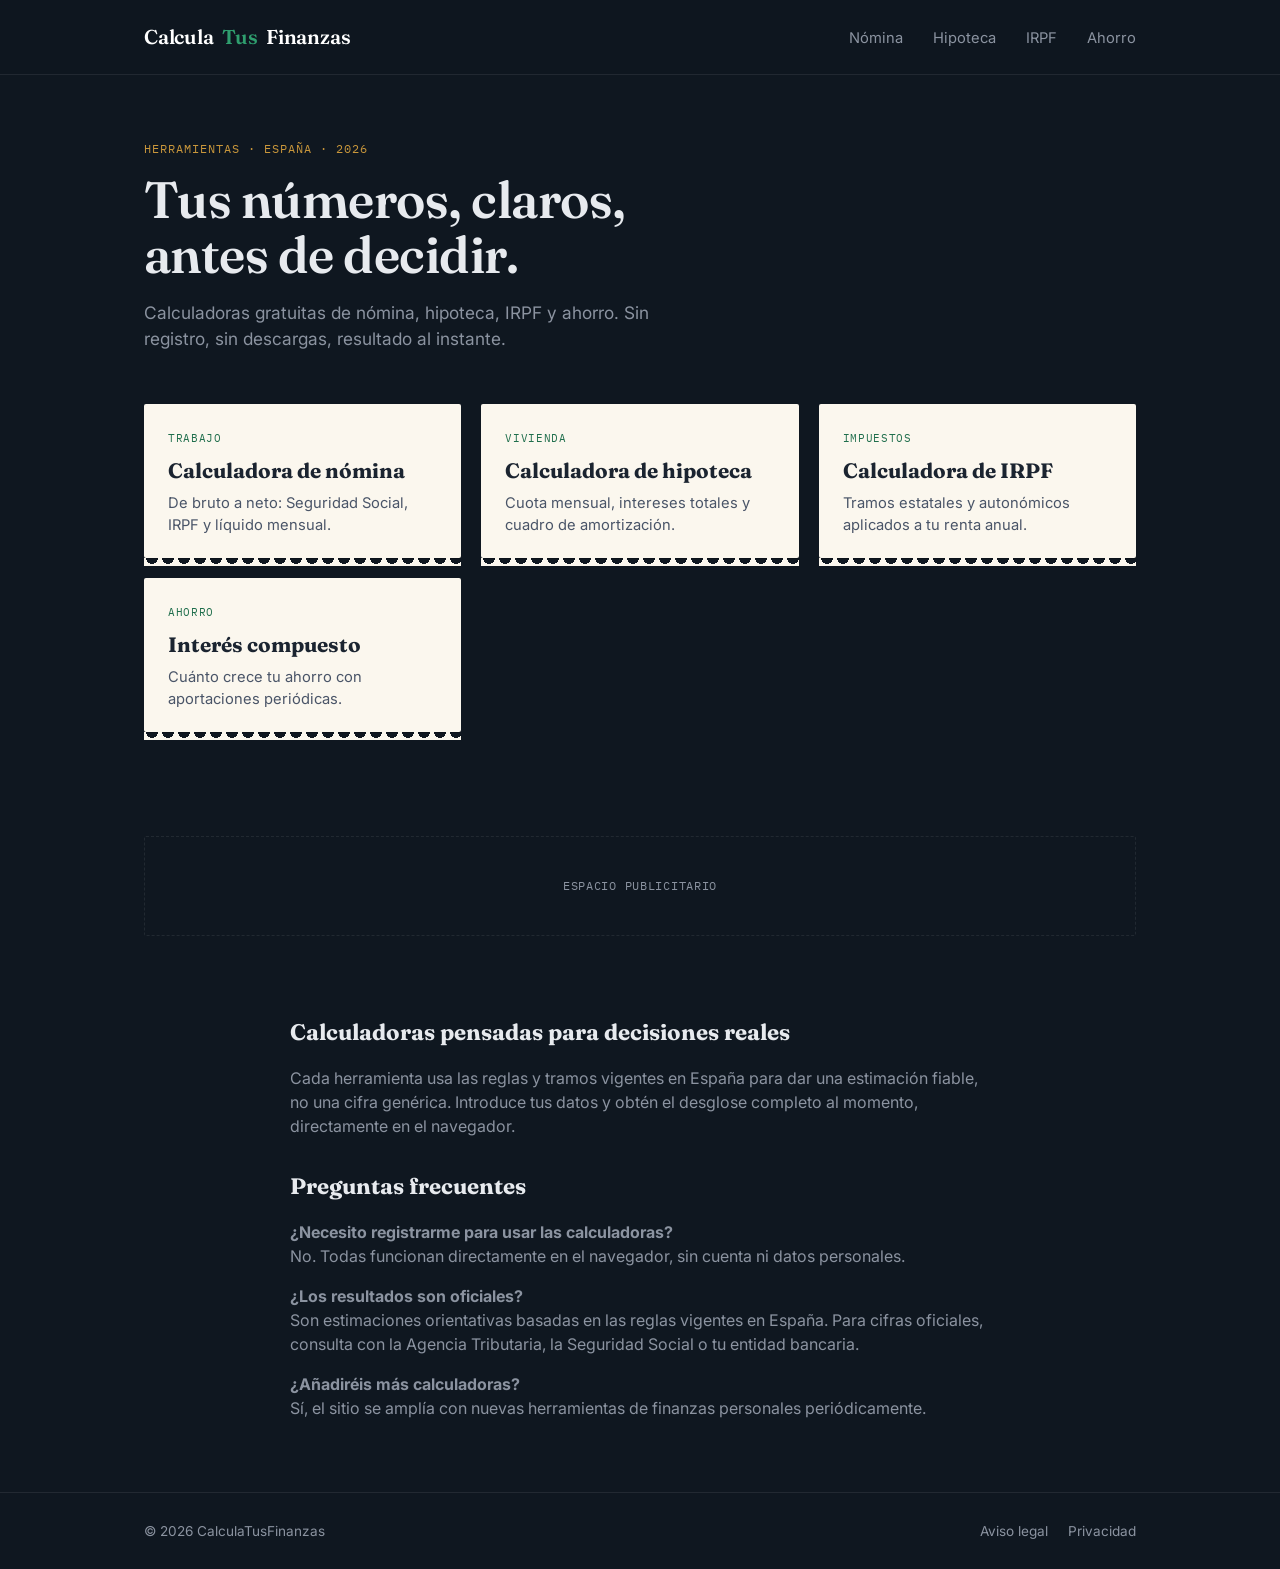
<file: index.html>
<!DOCTYPE html>
<html lang="es">
<head>
<meta charset="UTF-8">
<meta name="viewport" content="width=device-width, initial-scale=1.0">
<title>Calculadoras de Finanzas Personales España 2026 | Nómina, Hipoteca, IRPF</title>
<meta name="description" content="Calculadoras gratuitas de nómina, hipoteca, IRPF y ahorro para España. Resultados al instante, sin registro.">
<link rel="canonical" href="https://calculatusfinanzas.es/">
<meta property="og:type" content="website">
<meta property="og:title" content="Calculadoras de Finanzas Personales España 2026">
<meta property="og:description" content="Calculadoras gratuitas de nómina, hipoteca, IRPF y ahorro para España. Resultados al instante, sin registro.">
<meta property="og:url" content="https://calculatusfinanzas.es/">
<meta property="og:locale" content="es_ES">
<meta name="twitter:card" content="summary">
<link rel="stylesheet" href="style.css">
<script type="application/ld+json">
{
  "@context": "https://schema.org",
  "@type": "WebSite",
  "name": "CalculaTusFinanzas",
  "url": "https://calculatusfinanzas.es/",
  "inLanguage": "es-ES",
  "description": "Calculadoras gratuitas de nómina, hipoteca, IRPF y ahorro para España."
}
</script>
</head>
<body>

<header class="site">
  <div class="wrap">
    <a class="logo" href="index.html">Calcula<span class="dot">Tus</span>Finanzas</a>
    <nav class="main">
      <a href="nomina.html">Nómina</a>
      <a href="hipoteca.html">Hipoteca</a>
      <a href="irpf.html">IRPF</a>
      <a href="ahorro.html">Ahorro</a>
    </nav>
  </div>
</header>

<section class="hero">
  <div class="wrap">
    <div class="eyebrow">Herramientas · España · 2026</div>
    <h1>Tus números, claros, antes de decidir.</h1>
    <p class="lead">Calculadoras gratuitas de nómina, hipoteca, IRPF y ahorro. Sin registro, sin descargas, resultado al instante.</p>
  </div>
</section>

<section class="wrap">
  <div class="grid">
    <a class="card" href="nomina.html">
      <div class="tag">Trabajo</div>
      <h3>Calculadora de nómina</h3>
      <p>De bruto a neto: Seguridad Social, IRPF y líquido mensual.</p>
    </a>
    <a class="card" href="hipoteca.html">
      <div class="tag">Vivienda</div>
      <h3>Calculadora de hipoteca</h3>
      <p>Cuota mensual, intereses totales y cuadro de amortización.</p>
    </a>
    <a class="card" href="irpf.html">
      <div class="tag">Impuestos</div>
      <h3>Calculadora de IRPF</h3>
      <p>Tramos estatales y autonómicos aplicados a tu renta anual.</p>
    </a>
    <a class="card" href="ahorro.html">
      <div class="tag">Ahorro</div>
      <h3>Interés compuesto</h3>
      <p>Cuánto crece tu ahorro con aportaciones periódicas.</p>
    </a>
  </div>
</section>

<div class="wrap">
  <div class="ad-slot">Espacio publicitario</div>
</div>

<section class="wrap info-block">
  <h2>Calculadoras pensadas para decisiones reales</h2>
  <p>Cada herramienta usa las reglas y tramos vigentes en España para dar una estimación fiable, no una cifra genérica. Introduce tus datos y obtén el desglose completo al momento, directamente en el navegador.</p>

  <h2>Preguntas frecuentes</h2>
  <p><strong>¿Necesito registrarme para usar las calculadoras?</strong><br>No. Todas funcionan directamente en el navegador, sin cuenta ni datos personales.</p>
  <p><strong>¿Los resultados son oficiales?</strong><br>Son estimaciones orientativas basadas en las reglas vigentes en España. Para cifras oficiales, consulta con la Agencia Tributaria, la Seguridad Social o tu entidad bancaria.</p>
  <p><strong>¿Añadiréis más calculadoras?</strong><br>Sí, el sitio se amplía con nuevas herramientas de finanzas personales periódicamente.</p>
</section>

<footer class="site">
  <div class="wrap">
    <span>© 2026 CalculaTusFinanzas</span>
    <div>
      <a href="aviso-legal.html">Aviso legal</a>
      <a href="politica-privacidad.html">Privacidad</a>
    </div>
  </div>
</footer>

</body>
</html>
</file>
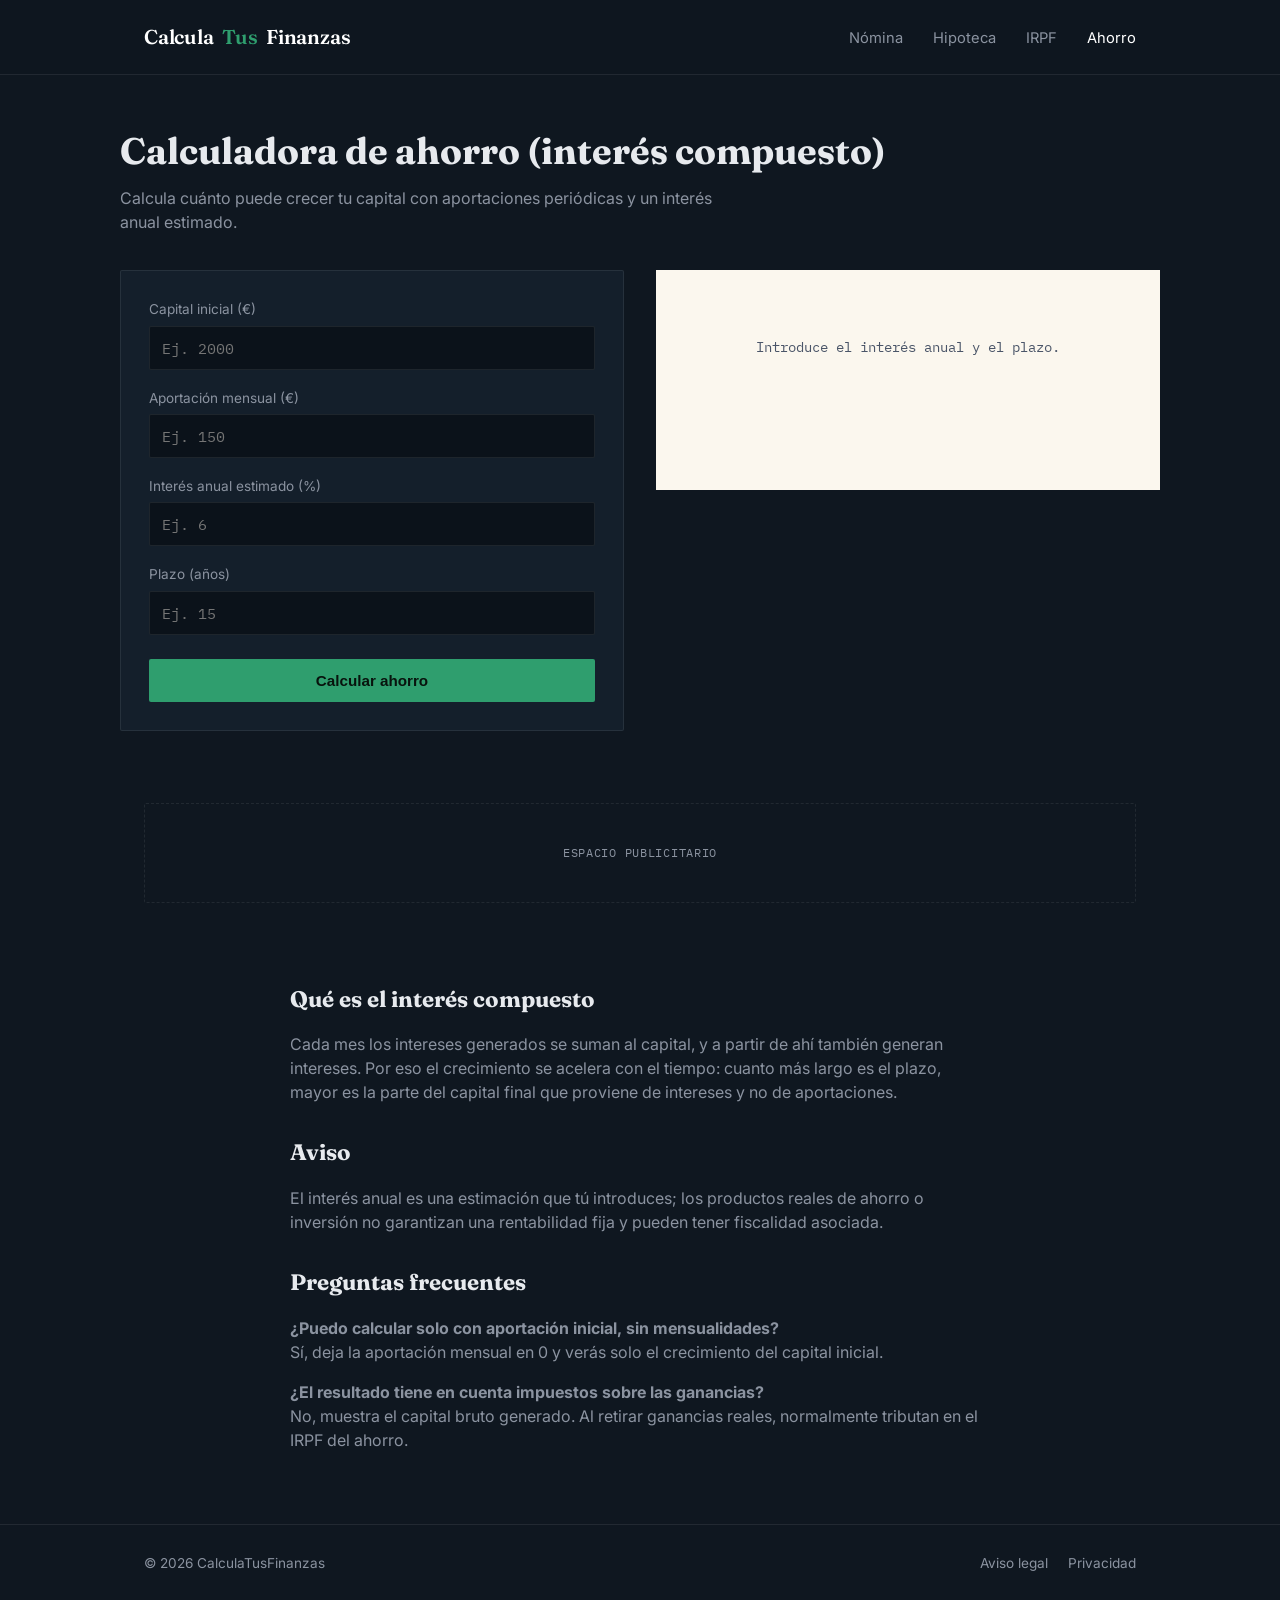
<file: ahorro.html>
<!DOCTYPE html>
<html lang="es">
<head>
<meta charset="UTF-8">
<meta name="viewport" content="width=device-width, initial-scale=1.0">
<title>Calculadora de Ahorro e Interés Compuesto | CalculaTusFinanzas</title>
<meta name="description" content="Calcula cuánto crece tu ahorro con aportaciones mensuales e interés compuesto a lo largo de los años.">
<link rel="canonical" href="https://calculatusfinanzas.es/ahorro.html">
<meta property="og:type" content="website">
<meta property="og:title" content="Calculadora de Ahorro e Interés Compuesto">
<meta property="og:description" content="Calcula cuánto crece tu ahorro con aportaciones mensuales e interés compuesto a lo largo de los años.">
<meta property="og:url" content="https://calculatusfinanzas.es/ahorro.html">
<meta property="og:locale" content="es_ES">
<link rel="stylesheet" href="style.css">
<script type="application/ld+json">
{
  "@context": "https://schema.org",
  "@type": "FAQPage",
  "mainEntity": [
    {"@type":"Question","name":"¿Qué interés anual debo poner?","acceptedAnswer":{"@type":"Answer","text":"Depende del producto: una cuenta remunerada suele rondar tipos bajos, mientras que un fondo indexado a largo plazo ha rondado históricamente el 6-7% anual, sin garantía de futuro."}},
    {"@type":"Question","name":"¿Qué diferencia hay entre capital aportado e intereses generados?","acceptedAnswer":{"@type":"Answer","text":"El capital aportado es lo que tú has puesto de tu bolsillo; los intereses son lo que ha generado ese dinero con el tiempo gracias al interés compuesto."}}
  ]
}
</script>
</head>
<body>

<header class="site">
  <div class="wrap">
    <a class="logo" href="index.html">Calcula<span class="dot">Tus</span>Finanzas</a>
    <nav class="main">
      <a href="nomina.html">Nómina</a>
      <a href="hipoteca.html">Hipoteca</a>
      <a href="irpf.html">IRPF</a>
      <a href="ahorro.html" class="active">Ahorro</a>
    </nav>
  </div>
</header>

<section class="wrap calc-page">
  <h1>Calculadora de ahorro (interés compuesto)</h1>
  <p class="sub">Calcula cuánto puede crecer tu capital con aportaciones periódicas y un interés anual estimado.</p>

  <div class="calc-layout">
    <div class="form-box">
      <div class="field">
        <label for="inicial">Capital inicial (€)</label>
        <input type="number" id="inicial" placeholder="Ej. 2000">
      </div>
      <div class="field">
        <label for="mensual">Aportación mensual (€)</label>
        <input type="number" id="mensual" placeholder="Ej. 150">
      </div>
      <div class="field">
        <label for="interes">Interés anual estimado (%)</label>
        <input type="number" step="0.01" id="interes" placeholder="Ej. 6">
      </div>
      <div class="field">
        <label for="aniosAhorro">Plazo (años)</label>
        <input type="number" id="aniosAhorro" placeholder="Ej. 15">
      </div>
      <button class="calc-btn" onclick="calcularAhorro()">Calcular ahorro</button>
    </div>

    <div class="receipt" id="resultado">
      <div class="r-empty">Introduce el interés anual y el plazo.</div>
    </div>
  </div>
</section>

<div class="wrap">
  <div class="ad-slot">Espacio publicitario</div>
</div>

<section class="wrap info-block">
  <h2>Qué es el interés compuesto</h2>
  <p>Cada mes los intereses generados se suman al capital, y a partir de ahí también generan intereses. Por eso el crecimiento se acelera con el tiempo: cuanto más largo es el plazo, mayor es la parte del capital final que proviene de intereses y no de aportaciones.</p>
  <h2>Aviso</h2>
  <p>El interés anual es una estimación que tú introduces; los productos reales de ahorro o inversión no garantizan una rentabilidad fija y pueden tener fiscalidad asociada.</p>
  <h2>Preguntas frecuentes</h2>
  <p><strong>¿Puedo calcular solo con aportación inicial, sin mensualidades?</strong><br>Sí, deja la aportación mensual en 0 y verás solo el crecimiento del capital inicial.</p>
  <p><strong>¿El resultado tiene en cuenta impuestos sobre las ganancias?</strong><br>No, muestra el capital bruto generado. Al retirar ganancias reales, normalmente tributan en el IRPF del ahorro.</p>
</section>

<footer class="site">
  <div class="wrap">
    <span>© 2026 CalculaTusFinanzas</span>
    <div>
      <a href="aviso-legal.html">Aviso legal</a>
      <a href="politica-privacidad.html">Privacidad</a>
    </div>
  </div>
</footer>

<script src="script.js"></script>
</body>
</html>
</file>
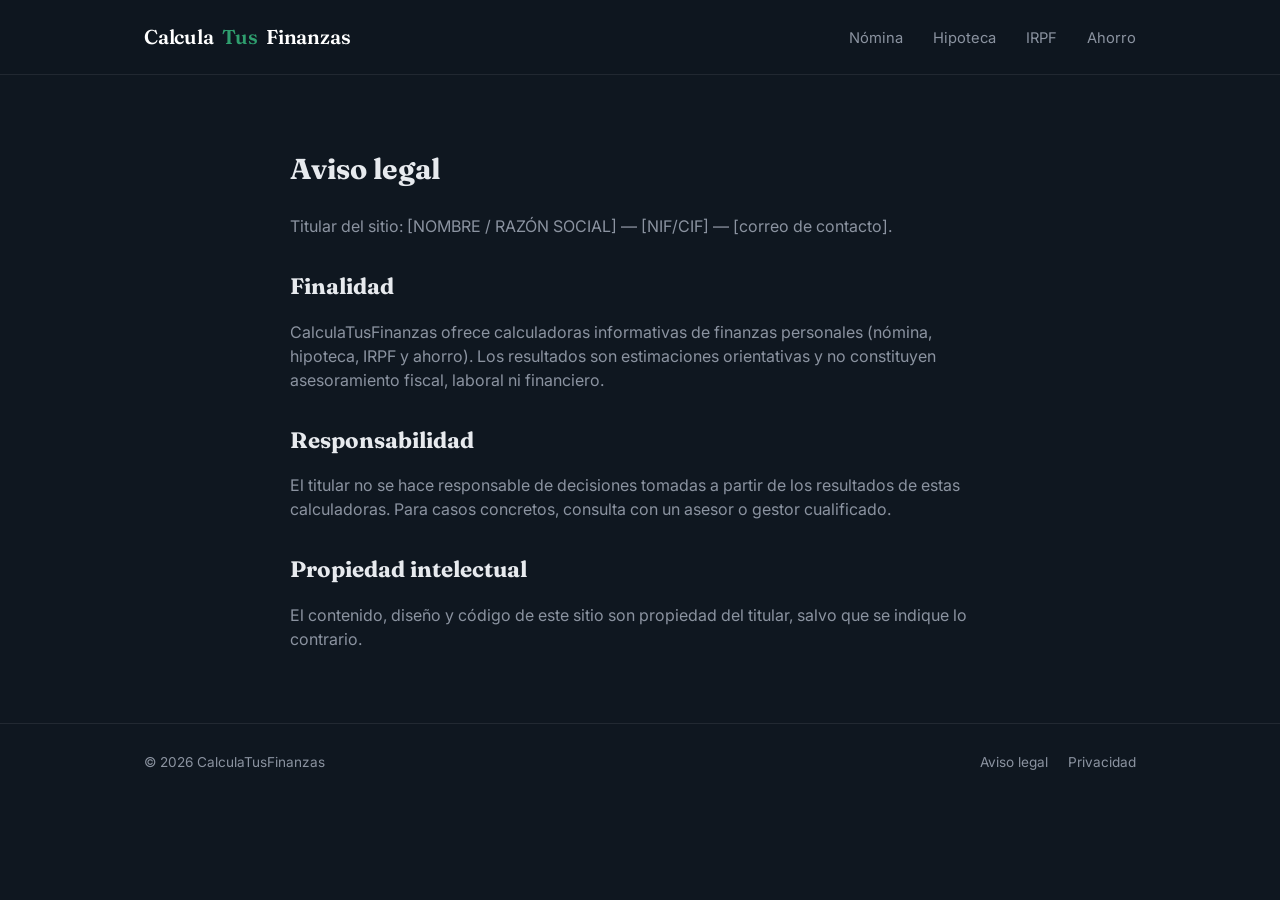
<file: aviso-legal.html>
<!DOCTYPE html>
<html lang="es">
<head>
<meta charset="UTF-8">
<meta name="viewport" content="width=device-width, initial-scale=1.0">
<title>Aviso Legal | CalculaTusFinanzas</title>
<link rel="stylesheet" href="style.css">
</head>
<body>
<header class="site">
  <div class="wrap">
    <a class="logo" href="index.html">Calcula<span class="dot">Tus</span>Finanzas</a>
    <nav class="main">
      <a href="nomina.html">Nómina</a>
      <a href="hipoteca.html">Hipoteca</a>
      <a href="irpf.html">IRPF</a>
      <a href="ahorro.html">Ahorro</a>
    </nav>
  </div>
</header>

<section class="wrap info-block" style="padding-top:48px;">
  <h1 style="font-family:'Fraunces',serif;font-size:1.8rem;">Aviso legal</h1>
  <p>Titular del sitio: [NOMBRE / RAZÓN SOCIAL] — [NIF/CIF] — [correo de contacto].</p>
  <h2>Finalidad</h2>
  <p>CalculaTusFinanzas ofrece calculadoras informativas de finanzas personales (nómina, hipoteca, IRPF y ahorro). Los resultados son estimaciones orientativas y no constituyen asesoramiento fiscal, laboral ni financiero.</p>
  <h2>Responsabilidad</h2>
  <p>El titular no se hace responsable de decisiones tomadas a partir de los resultados de estas calculadoras. Para casos concretos, consulta con un asesor o gestor cualificado.</p>
  <h2>Propiedad intelectual</h2>
  <p>El contenido, diseño y código de este sitio son propiedad del titular, salvo que se indique lo contrario.</p>
</section>

<footer class="site">
  <div class="wrap">
    <span>© 2026 CalculaTusFinanzas</span>
    <div>
      <a href="aviso-legal.html">Aviso legal</a>
      <a href="politica-privacidad.html">Privacidad</a>
    </div>
  </div>
</footer>
</body>
</html>
</file>
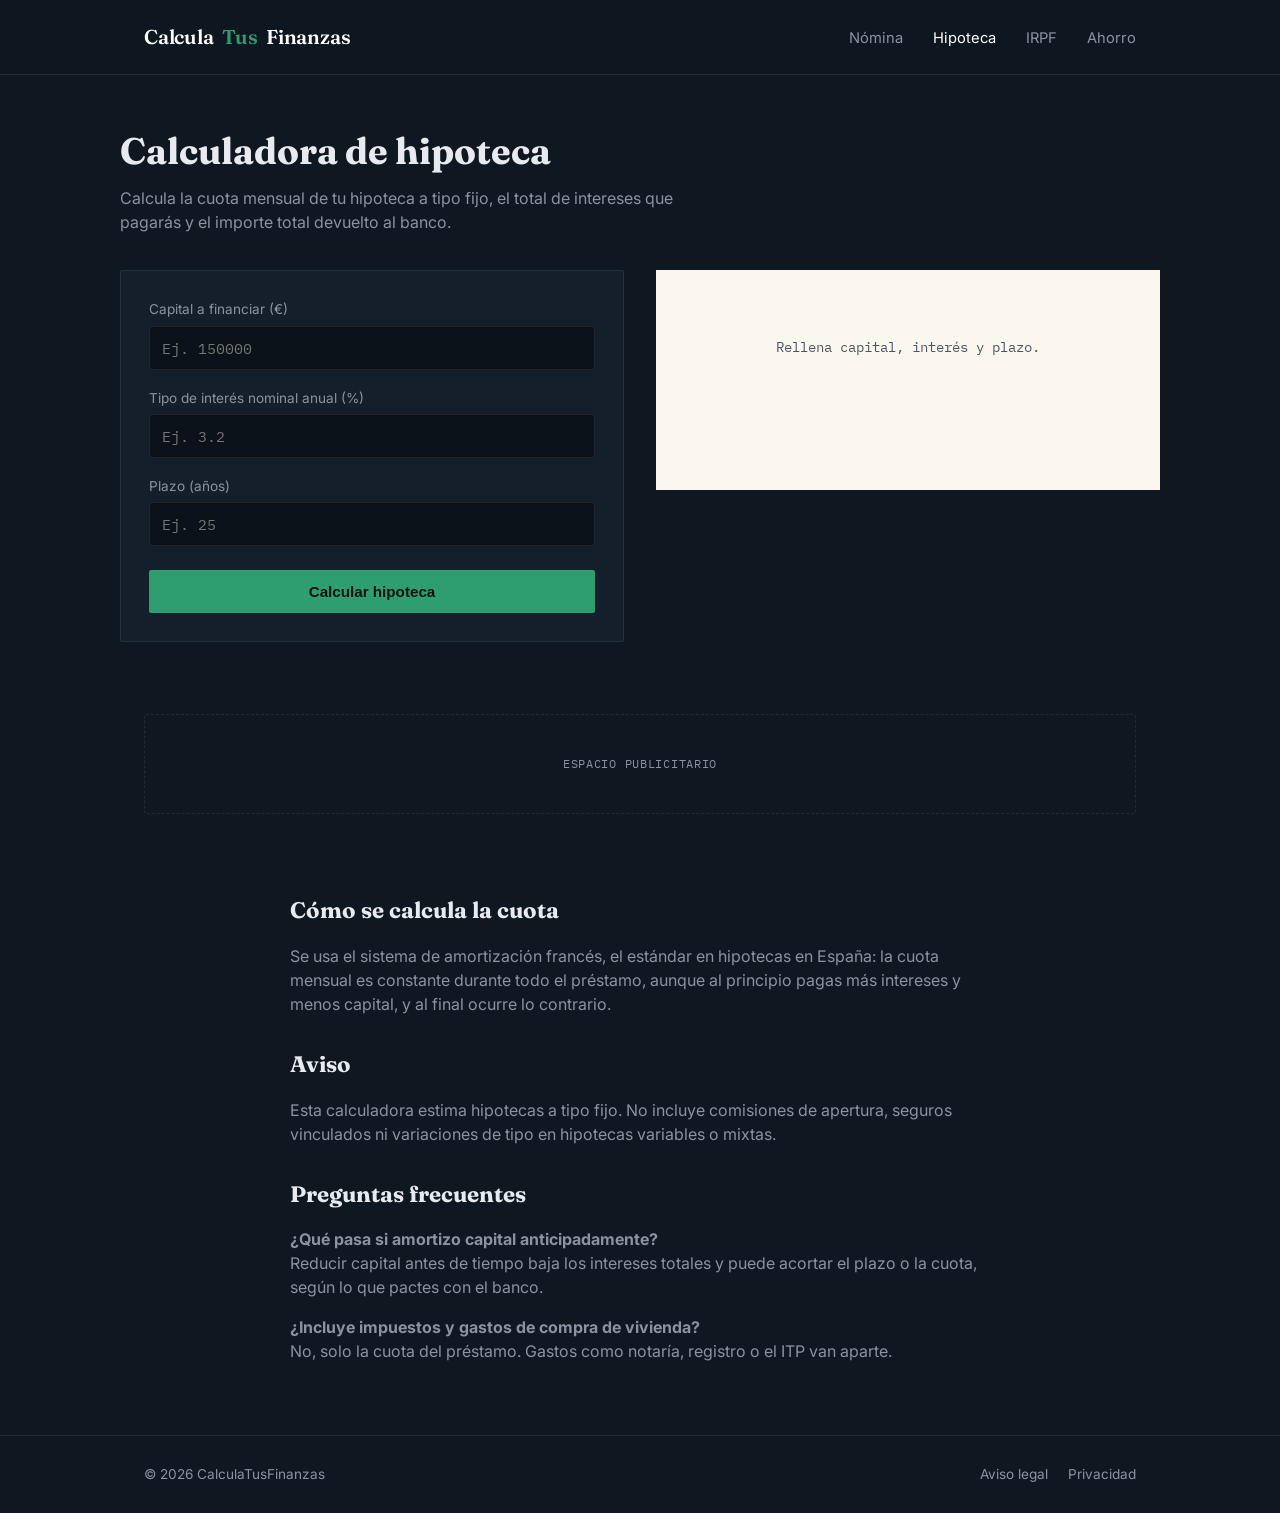
<file: hipoteca.html>
<!DOCTYPE html>
<html lang="es">
<head>
<meta charset="UTF-8">
<meta name="viewport" content="width=device-width, initial-scale=1.0">
<title>Calculadora de Hipoteca 2026: Cuota Mensual e Intereses | CalculaTusFinanzas</title>
<meta name="description" content="Calcula la cuota mensual de tu hipoteca, el total de intereses y lo que devuelves al banco según capital, tipo y plazo.">
<link rel="canonical" href="https://calculatusfinanzas.es/hipoteca.html">
<meta property="og:type" content="website">
<meta property="og:title" content="Calculadora de Hipoteca 2026: Cuota Mensual e Intereses">
<meta property="og:description" content="Calcula la cuota mensual de tu hipoteca, el total de intereses y lo que devuelves al banco según capital, tipo y plazo.">
<meta property="og:url" content="https://calculatusfinanzas.es/hipoteca.html">
<meta property="og:locale" content="es_ES">
<link rel="stylesheet" href="style.css">
<script type="application/ld+json">
{
  "@context": "https://schema.org",
  "@type": "FAQPage",
  "mainEntity": [
    {"@type":"Question","name":"¿Qué es el sistema de amortización francés?","acceptedAnswer":{"@type":"Answer","text":"Es el sistema estándar en hipotecas en España: la cuota mensual es constante, aunque el reparto entre capital e intereses cambia con el tiempo."}},
    {"@type":"Question","name":"¿Sirve para hipotecas variables?","acceptedAnswer":{"@type":"Answer","text":"Esta calculadora estima hipotecas a tipo fijo. En las variables, la cuota cambiará cuando se revise el índice de referencia."}}
  ]
}
</script>
</head>
<body>

<header class="site">
  <div class="wrap">
    <a class="logo" href="index.html">Calcula<span class="dot">Tus</span>Finanzas</a>
    <nav class="main">
      <a href="nomina.html">Nómina</a>
      <a href="hipoteca.html" class="active">Hipoteca</a>
      <a href="irpf.html">IRPF</a>
      <a href="ahorro.html">Ahorro</a>
    </nav>
  </div>
</header>

<section class="wrap calc-page">
  <h1>Calculadora de hipoteca</h1>
  <p class="sub">Calcula la cuota mensual de tu hipoteca a tipo fijo, el total de intereses que pagarás y el importe total devuelto al banco.</p>

  <div class="calc-layout">
    <div class="form-box">
      <div class="field">
        <label for="capital">Capital a financiar (€)</label>
        <input type="number" id="capital" placeholder="Ej. 150000">
      </div>
      <div class="field">
        <label for="tin">Tipo de interés nominal anual (%)</label>
        <input type="number" step="0.01" id="tin" placeholder="Ej. 3.2">
      </div>
      <div class="field">
        <label for="anios">Plazo (años)</label>
        <input type="number" id="anios" placeholder="Ej. 25">
      </div>
      <button class="calc-btn" onclick="calcularHipoteca()">Calcular hipoteca</button>
    </div>

    <div class="receipt" id="resultado">
      <div class="r-empty">Rellena capital, interés y plazo.</div>
    </div>
  </div>
</section>

<div class="wrap">
  <div class="ad-slot">Espacio publicitario</div>
</div>

<section class="wrap info-block">
  <h2>Cómo se calcula la cuota</h2>
  <p>Se usa el sistema de amortización francés, el estándar en hipotecas en España: la cuota mensual es constante durante todo el préstamo, aunque al principio pagas más intereses y menos capital, y al final ocurre lo contrario.</p>
  <h2>Aviso</h2>
  <p>Esta calculadora estima hipotecas a tipo fijo. No incluye comisiones de apertura, seguros vinculados ni variaciones de tipo en hipotecas variables o mixtas.</p>
  <h2>Preguntas frecuentes</h2>
  <p><strong>¿Qué pasa si amortizo capital anticipadamente?</strong><br>Reducir capital antes de tiempo baja los intereses totales y puede acortar el plazo o la cuota, según lo que pactes con el banco.</p>
  <p><strong>¿Incluye impuestos y gastos de compra de vivienda?</strong><br>No, solo la cuota del préstamo. Gastos como notaría, registro o el ITP van aparte.</p>
</section>

<footer class="site">
  <div class="wrap">
    <span>© 2026 CalculaTusFinanzas</span>
    <div>
      <a href="aviso-legal.html">Aviso legal</a>
      <a href="politica-privacidad.html">Privacidad</a>
    </div>
  </div>
</footer>

<script src="script.js"></script>
</body>
</html>
</file>
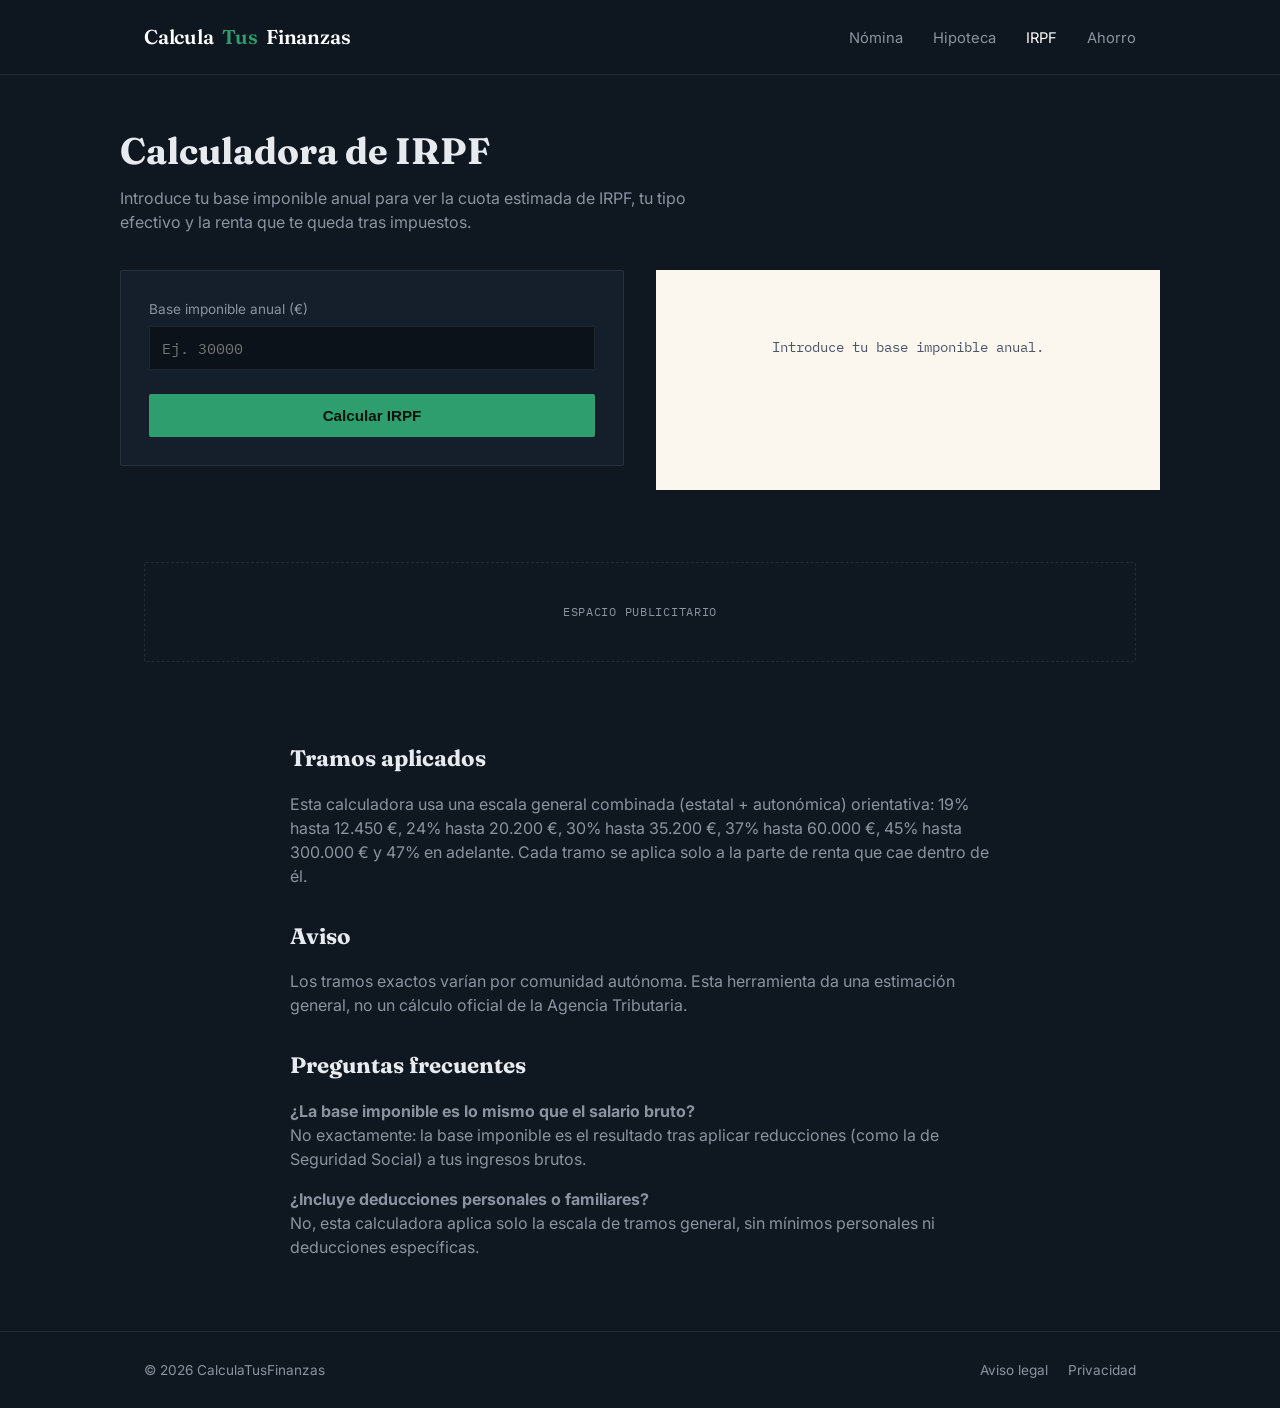
<file: irpf.html>
<!DOCTYPE html>
<html lang="es">
<head>
<meta charset="UTF-8">
<meta name="viewport" content="width=device-width, initial-scale=1.0">
<title>Calculadora de IRPF 2026: Tramos y Cuota | CalculaTusFinanzas</title>
<meta name="description" content="Calcula la cuota de IRPF sobre tu base imponible según los tramos progresivos vigentes en España.">
<link rel="canonical" href="https://calculatusfinanzas.es/irpf.html">
<meta property="og:type" content="website">
<meta property="og:title" content="Calculadora de IRPF 2026: Tramos y Cuota">
<meta property="og:description" content="Calcula la cuota de IRPF sobre tu base imponible según los tramos progresivos vigentes en España.">
<meta property="og:url" content="https://calculatusfinanzas.es/irpf.html">
<meta property="og:locale" content="es_ES">
<link rel="stylesheet" href="style.css">
<script type="application/ld+json">
{
  "@context": "https://schema.org",
  "@type": "FAQPage",
  "mainEntity": [
    {"@type":"Question","name":"¿Qué es el tipo efectivo de IRPF?","acceptedAnswer":{"@type":"Answer","text":"Es el porcentaje real que pagas sobre el total de tu base imponible, distinto del tipo marginal del último tramo que te toca."}},
    {"@type":"Question","name":"¿Por qué varía el IRPF entre comunidades autónomas?","acceptedAnswer":{"@type":"Answer","text":"Porque cada comunidad autónoma fija su propia escala de gravamen, que se suma a la escala estatal."}}
  ]
}
</script>
</head>
<body>

<header class="site">
  <div class="wrap">
    <a class="logo" href="index.html">Calcula<span class="dot">Tus</span>Finanzas</a>
    <nav class="main">
      <a href="nomina.html">Nómina</a>
      <a href="hipoteca.html">Hipoteca</a>
      <a href="irpf.html" class="active">IRPF</a>
      <a href="ahorro.html">Ahorro</a>
    </nav>
  </div>
</header>

<section class="wrap calc-page">
  <h1>Calculadora de IRPF</h1>
  <p class="sub">Introduce tu base imponible anual para ver la cuota estimada de IRPF, tu tipo efectivo y la renta que te queda tras impuestos.</p>

  <div class="calc-layout">
    <div class="form-box">
      <div class="field">
        <label for="baseImponible">Base imponible anual (€)</label>
        <input type="number" id="baseImponible" placeholder="Ej. 30000">
      </div>
      <button class="calc-btn" onclick="calcularIRPF()">Calcular IRPF</button>
    </div>

    <div class="receipt" id="resultado">
      <div class="r-empty">Introduce tu base imponible anual.</div>
    </div>
  </div>
</section>

<div class="wrap">
  <div class="ad-slot">Espacio publicitario</div>
</div>

<section class="wrap info-block">
  <h2>Tramos aplicados</h2>
  <p>Esta calculadora usa una escala general combinada (estatal + autonómica) orientativa: 19% hasta 12.450 €, 24% hasta 20.200 €, 30% hasta 35.200 €, 37% hasta 60.000 €, 45% hasta 300.000 € y 47% en adelante. Cada tramo se aplica solo a la parte de renta que cae dentro de él.</p>
  <h2>Aviso</h2>
  <p>Los tramos exactos varían por comunidad autónoma. Esta herramienta da una estimación general, no un cálculo oficial de la Agencia Tributaria.</p>
  <h2>Preguntas frecuentes</h2>
  <p><strong>¿La base imponible es lo mismo que el salario bruto?</strong><br>No exactamente: la base imponible es el resultado tras aplicar reducciones (como la de Seguridad Social) a tus ingresos brutos.</p>
  <p><strong>¿Incluye deducciones personales o familiares?</strong><br>No, esta calculadora aplica solo la escala de tramos general, sin mínimos personales ni deducciones específicas.</p>
</section>

<footer class="site">
  <div class="wrap">
    <span>© 2026 CalculaTusFinanzas</span>
    <div>
      <a href="aviso-legal.html">Aviso legal</a>
      <a href="politica-privacidad.html">Privacidad</a>
    </div>
  </div>
</footer>

<script src="script.js"></script>
</body>
</html>
</file>
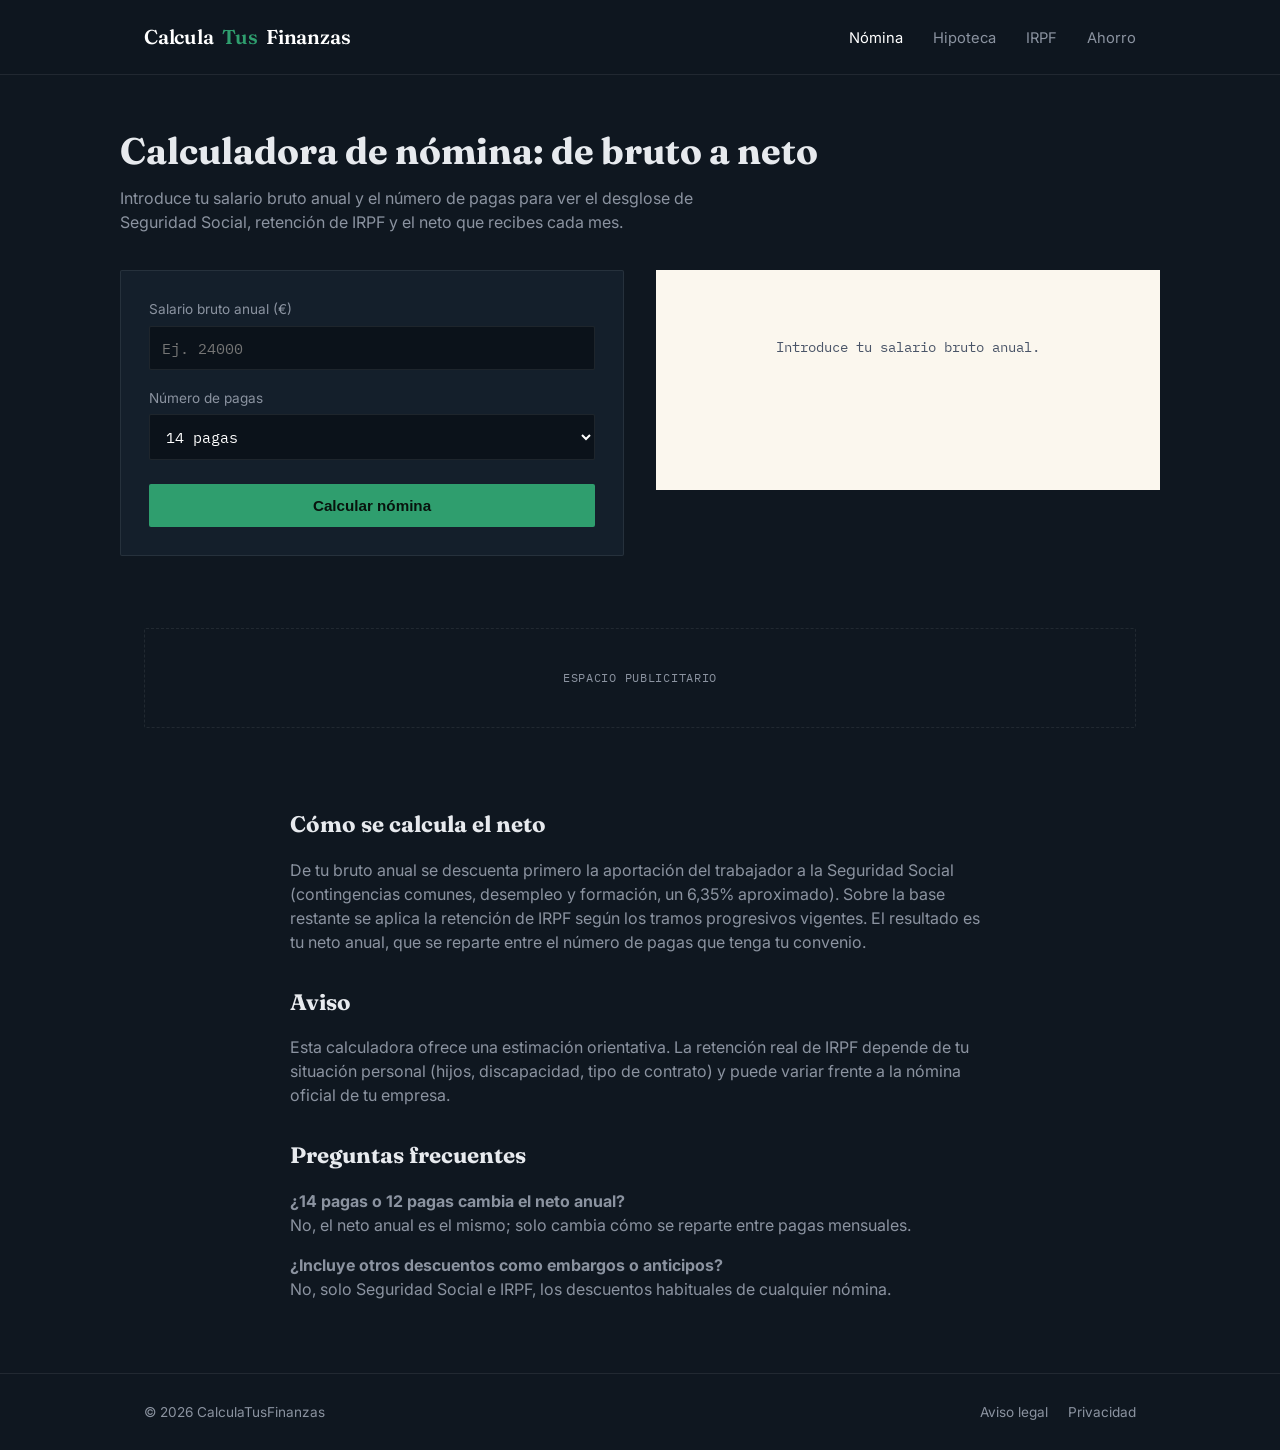
<file: nomina.html>
<!DOCTYPE html>
<html lang="es">
<head>
<meta charset="UTF-8">
<meta name="viewport" content="width=device-width, initial-scale=1.0">
<title>Calculadora de Nómina 2026: de Bruto a Neto | CalculaTusFinanzas</title>
<meta name="description" content="Calcula tu salario neto a partir del bruto anual: Seguridad Social, retención IRPF y líquido por paga.">
<link rel="canonical" href="https://calculatusfinanzas.es/nomina.html">
<meta property="og:type" content="website">
<meta property="og:title" content="Calculadora de Nómina 2026: de Bruto a Neto">
<meta property="og:description" content="Calcula tu salario neto a partir del bruto anual: Seguridad Social, retención IRPF y líquido por paga.">
<meta property="og:url" content="https://calculatusfinanzas.es/nomina.html">
<meta property="og:locale" content="es_ES">
<link rel="stylesheet" href="style.css">
<script type="application/ld+json">
{
  "@context": "https://schema.org",
  "@type": "FAQPage",
  "mainEntity": [
    {"@type":"Question","name":"¿Cómo se calcula el salario neto?","acceptedAnswer":{"@type":"Answer","text":"Se resta al bruto anual la aportación del trabajador a la Seguridad Social (aprox. 6,35%) y la retención estimada de IRPF según tramos progresivos."}},
    {"@type":"Question","name":"¿Por qué mi nómina real puede ser distinta?","acceptedAnswer":{"@type":"Answer","text":"La retención de IRPF depende de circunstancias personales (hijos, discapacidad, tipo de contrato) que esta calculadora no tiene en cuenta."}}
  ]
}
</script>
</head>
<body>

<header class="site">
  <div class="wrap">
    <a class="logo" href="index.html">Calcula<span class="dot">Tus</span>Finanzas</a>
    <nav class="main">
      <a href="nomina.html" class="active">Nómina</a>
      <a href="hipoteca.html">Hipoteca</a>
      <a href="irpf.html">IRPF</a>
      <a href="ahorro.html">Ahorro</a>
    </nav>
  </div>
</header>

<section class="wrap calc-page">
  <h1>Calculadora de nómina: de bruto a neto</h1>
  <p class="sub">Introduce tu salario bruto anual y el número de pagas para ver el desglose de Seguridad Social, retención de IRPF y el neto que recibes cada mes.</p>

  <div class="calc-layout">
    <div class="form-box">
      <div class="field">
        <label for="bruto">Salario bruto anual (€)</label>
        <input type="number" id="bruto" placeholder="Ej. 24000">
      </div>
      <div class="field">
        <label for="pagas">Número de pagas</label>
        <select id="pagas">
          <option value="14">14 pagas</option>
          <option value="12">12 pagas</option>
        </select>
      </div>
      <button class="calc-btn" onclick="calcularNomina()">Calcular nómina</button>
    </div>

    <div class="receipt" id="resultado">
      <div class="r-empty">Introduce tu salario bruto anual.</div>
    </div>
  </div>
</section>

<div class="wrap">
  <div class="ad-slot">Espacio publicitario</div>
</div>

<section class="wrap info-block">
  <h2>Cómo se calcula el neto</h2>
  <p>De tu bruto anual se descuenta primero la aportación del trabajador a la Seguridad Social (contingencias comunes, desempleo y formación, un 6,35% aproximado). Sobre la base restante se aplica la retención de IRPF según los tramos progresivos vigentes. El resultado es tu neto anual, que se reparte entre el número de pagas que tenga tu convenio.</p>
  <h2>Aviso</h2>
  <p>Esta calculadora ofrece una estimación orientativa. La retención real de IRPF depende de tu situación personal (hijos, discapacidad, tipo de contrato) y puede variar frente a la nómina oficial de tu empresa.</p>
  <h2>Preguntas frecuentes</h2>
  <p><strong>¿14 pagas o 12 pagas cambia el neto anual?</strong><br>No, el neto anual es el mismo; solo cambia cómo se reparte entre pagas mensuales.</p>
  <p><strong>¿Incluye otros descuentos como embargos o anticipos?</strong><br>No, solo Seguridad Social e IRPF, los descuentos habituales de cualquier nómina.</p>
</section>

<footer class="site">
  <div class="wrap">
    <span>© 2026 CalculaTusFinanzas</span>
    <div>
      <a href="aviso-legal.html">Aviso legal</a>
      <a href="politica-privacidad.html">Privacidad</a>
    </div>
  </div>
</footer>

<script src="script.js"></script>
</body>
</html>
</file>
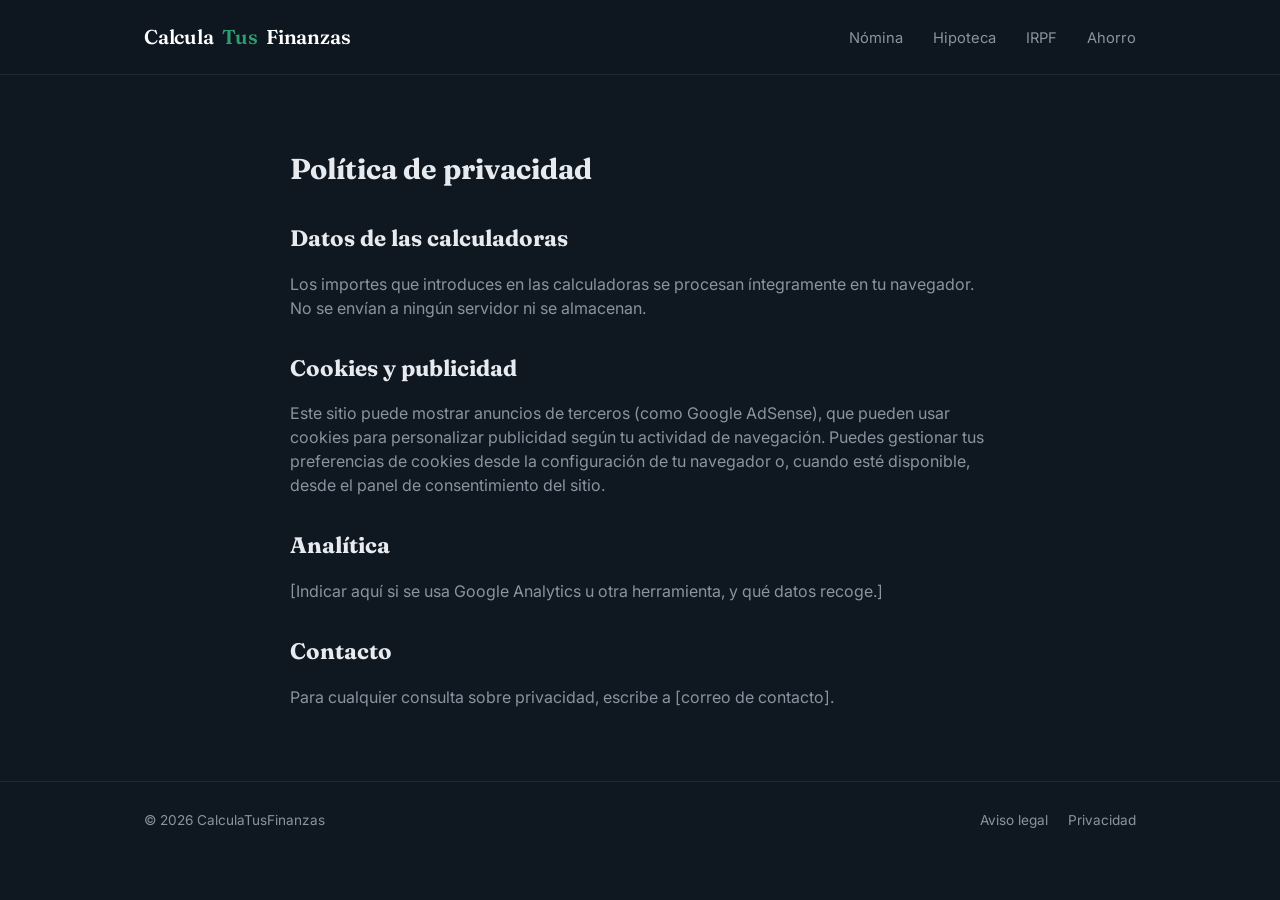
<file: politica-privacidad.html>
<!DOCTYPE html>
<html lang="es">
<head>
<meta charset="UTF-8">
<meta name="viewport" content="width=device-width, initial-scale=1.0">
<title>Política de Privacidad | CalculaTusFinanzas</title>
<link rel="stylesheet" href="style.css">
</head>
<body>
<header class="site">
  <div class="wrap">
    <a class="logo" href="index.html">Calcula<span class="dot">Tus</span>Finanzas</a>
    <nav class="main">
      <a href="nomina.html">Nómina</a>
      <a href="hipoteca.html">Hipoteca</a>
      <a href="irpf.html">IRPF</a>
      <a href="ahorro.html">Ahorro</a>
    </nav>
  </div>
</header>

<section class="wrap info-block" style="padding-top:48px;">
  <h1 style="font-family:'Fraunces',serif;font-size:1.8rem;">Política de privacidad</h1>
  <h2>Datos de las calculadoras</h2>
  <p>Los importes que introduces en las calculadoras se procesan íntegramente en tu navegador. No se envían a ningún servidor ni se almacenan.</p>
  <h2>Cookies y publicidad</h2>
  <p>Este sitio puede mostrar anuncios de terceros (como Google AdSense), que pueden usar cookies para personalizar publicidad según tu actividad de navegación. Puedes gestionar tus preferencias de cookies desde la configuración de tu navegador o, cuando esté disponible, desde el panel de consentimiento del sitio.</p>
  <h2>Analítica</h2>
  <p>[Indicar aquí si se usa Google Analytics u otra herramienta, y qué datos recoge.]</p>
  <h2>Contacto</h2>
  <p>Para cualquier consulta sobre privacidad, escribe a [correo de contacto].</p>
</section>

<footer class="site">
  <div class="wrap">
    <span>© 2026 CalculaTusFinanzas</span>
    <div>
      <a href="aviso-legal.html">Aviso legal</a>
      <a href="politica-privacidad.html">Privacidad</a>
    </div>
  </div>
</footer>
</body>
</html>
</file>
<file: style.css>
/* ============================================
   Calculadoras Finanzas — sistema de diseño
   Concepto: recibo/ticket de caja registradora
   ============================================ */

@import url('https://fonts.googleapis.com/css2?family=Fraunces:opsz,wght@9..144,500;9..144,600;9..144,700&family=Inter:wght@400;500;600;700&family=IBM+Plex+Mono:wght@400;500;600&display=swap');

:root{
  --bg: #0F1720;
  --bg-alt: #141F2B;
  --paper: #FBF7EE;
  --paper-2: #F1EAD9;
  --ink: #1B2430;
  --ink-soft: #4A5568;
  --muted: #8B93A0;
  --line: rgba(255,255,255,0.08);
  --line-paper: rgba(27,36,48,0.14);
  --green: #2F9E6E;
  --green-deep: #1F6E4C;
  --gold: #C9973B;
  --radius: 2px;
}

*{box-sizing:border-box;}
html{scroll-behavior:smooth;}
body{
  margin:0;
  background:var(--bg);
  color:#E7EAEE;
  font-family:'Inter',sans-serif;
  line-height:1.5;
  -webkit-font-smoothing:antialiased;
}

a{color:inherit;}

.wrap{max-width:1040px;margin:0 auto;padding:0 24px;}

/* ---------- Header ---------- */
header.site{
  border-bottom:1px solid var(--line);
  padding:22px 0;
  position:sticky;top:0;
  background:rgba(15,23,32,0.92);
  backdrop-filter:blur(8px);
  z-index:20;
}
header.site .wrap{display:flex;align-items:center;justify-content:space-between;}
.logo{
  font-family:'Fraunces',serif;
  font-weight:600;
  font-size:1.25rem;
  letter-spacing:-0.01em;
  text-decoration:none;
  color:#fff;
  display:flex;align-items:center;gap:8px;
}
.logo .dot{color:var(--green);}
nav.main a{
  text-decoration:none;
  color:var(--muted);
  font-size:0.92rem;
  margin-left:26px;
  transition:color .15s ease;
}
nav.main a:hover, nav.main a.active{color:#fff;}

/* ---------- Hero ---------- */
.hero{padding:64px 0 40px;}
.hero .eyebrow{
  font-family:'IBM Plex Mono',monospace;
  font-size:0.78rem;
  color:var(--gold);
  letter-spacing:0.08em;
  text-transform:uppercase;
  margin-bottom:14px;
}
.hero h1{
  font-family:'Fraunces',serif;
  font-weight:600;
  font-size:clamp(2.1rem,5vw,3.2rem);
  line-height:1.08;
  letter-spacing:-0.01em;
  margin:0 0 18px;
  max-width:15ch;
}
.hero p.lead{
  color:var(--muted);
  font-size:1.08rem;
  max-width:52ch;
  margin:0;
}

/* ---------- Grid of calculator cards (home) ---------- */
.grid{
  display:grid;
  grid-template-columns:repeat(auto-fit,minmax(240px,1fr));
  gap:20px;
  padding:12px 0 72px;
}
.card{
  background:var(--paper);
  color:var(--ink);
  border-radius:var(--radius);
  padding:26px 24px 22px;
  text-decoration:none;
  display:block;
  position:relative;
  transition:transform .18s ease, box-shadow .18s ease;
  box-shadow:0 1px 0 rgba(0,0,0,0.2);
}
.card:hover{transform:translateY(-3px);box-shadow:0 14px 30px rgba(0,0,0,0.35);}
.card::after{
  content:"";
  position:absolute;left:0;right:0;bottom:0;height:8px;
  background-image:radial-gradient(circle at 8px 0, transparent 6px, var(--paper) 6px);
  background-size:16px 8px;
  background-repeat:repeat-x;
  transform:translateY(100%);
}
.card .tag{
  font-family:'IBM Plex Mono',monospace;
  font-size:0.7rem;
  color:var(--green-deep);
  text-transform:uppercase;
  letter-spacing:0.06em;
}
.card h3{
  font-family:'Fraunces',serif;
  font-size:1.3rem;
  margin:8px 0 6px;
}
.card p{
  color:var(--ink-soft);
  font-size:0.92rem;
  margin:0;
}

/* ---------- Calculator page layout ---------- */
.calc-page{padding:48px 0 40px;}
.calc-page h1{
  font-family:'Fraunces',serif;
  font-size:clamp(1.7rem,4vw,2.3rem);
  margin:0 0 8px;
}
.calc-page .sub{color:var(--muted);margin:0 0 36px;max-width:60ch;}

.calc-layout{
  display:grid;
  grid-template-columns:1fr 1fr;
  gap:32px;
  align-items:start;
}
@media (max-width:760px){
  .calc-layout{grid-template-columns:1fr;}
}

.form-box{
  background:var(--bg-alt);
  border:1px solid var(--line);
  border-radius:var(--radius);
  padding:28px;
}
.field{margin-bottom:18px;}
.field label{
  display:block;
  font-size:0.85rem;
  color:var(--muted);
  margin-bottom:6px;
}
.field input, .field select{
  width:100%;
  background:#0B121A;
  border:1px solid var(--line);
  color:#fff;
  padding:11px 12px;
  border-radius:var(--radius);
  font-family:'IBM Plex Mono',monospace;
  font-size:0.95rem;
}
.field input:focus, .field select:focus{
  outline:2px solid var(--green);
  outline-offset:1px;
  border-color:var(--green);
}
button.calc-btn{
  width:100%;
  background:var(--green);
  color:#08130D;
  border:none;
  padding:13px;
  font-weight:600;
  font-size:0.95rem;
  border-radius:var(--radius);
  cursor:pointer;
  margin-top:6px;
  transition:background .15s ease;
}
button.calc-btn:hover{background:#3CB77E;}
button.calc-btn:focus-visible{outline:2px solid #fff;outline-offset:2px;}

/* ---------- Receipt result (signature element) ---------- */
.receipt{
  background:var(--paper);
  color:var(--ink);
  font-family:'IBM Plex Mono',monospace;
  padding:26px 24px 30px;
  position:relative;
  min-height:220px;
}
.receipt::before{
  content:"";
  position:absolute;top:-8px;left:0;right:0;height:8px;
  background-image:radial-gradient(circle at 8px 8px, var(--bg) 6px, transparent 6px);
  background-size:16px 16px;
  background-repeat:repeat-x;
  background-position:top;
}
.receipt::after{
  content:"";
  position:absolute;bottom:-8px;left:0;right:0;height:8px;
  background-image:radial-gradient(circle at 8px 0, var(--bg) 6px, transparent 6px);
  background-size:16px 8px;
  background-repeat:repeat-x;
}
.receipt .r-title{
  text-align:center;
  font-size:0.72rem;
  letter-spacing:0.12em;
  text-transform:uppercase;
  color:var(--ink-soft);
  border-bottom:1px dashed var(--line-paper);
  padding-bottom:12px;
  margin-bottom:14px;
}
.receipt .r-line{
  display:flex;justify-content:space-between;
  font-size:0.88rem;
  padding:5px 0;
  color:var(--ink-soft);
}
.receipt .r-line span:last-child{color:var(--ink);font-weight:500;}
.receipt .r-total{
  display:flex;justify-content:space-between;
  border-top:1px dashed var(--line-paper);
  margin-top:12px;padding-top:14px;
  font-size:1.15rem;font-weight:600;
}
.receipt .r-total span:last-child{color:var(--green-deep);}
.receipt .r-empty{color:var(--ink-soft);font-size:0.9rem;text-align:center;padding:40px 0;}

/* ---------- Ad slots ---------- */
.ad-slot{
  border:1px dashed var(--line);
  border-radius:var(--radius);
  min-height:100px;
  display:flex;align-items:center;justify-content:center;
  color:var(--muted);
  font-size:0.75rem;
  font-family:'IBM Plex Mono',monospace;
  margin:32px 0;
  text-transform:uppercase;
  letter-spacing:0.06em;
}

/* ---------- Info section ---------- */
.info-block{padding:16px 0 56px;max-width:70ch;}
.info-block h2{font-family:'Fraunces',serif;font-size:1.4rem;margin:32px 0 10px;}
.info-block p{color:var(--muted);}

/* ---------- Footer ---------- */
footer.site{
  border-top:1px solid var(--line);
  padding:28px 0;
  color:var(--muted);
  font-size:0.85rem;
}
footer.site .wrap{display:flex;justify-content:space-between;flex-wrap:wrap;gap:12px;}
footer.site a{text-decoration:none;color:var(--muted);margin-left:16px;}
footer.site a:hover{color:#fff;}

@media (prefers-reduced-motion: reduce){
  *{transition:none !important;}
}
</file>
